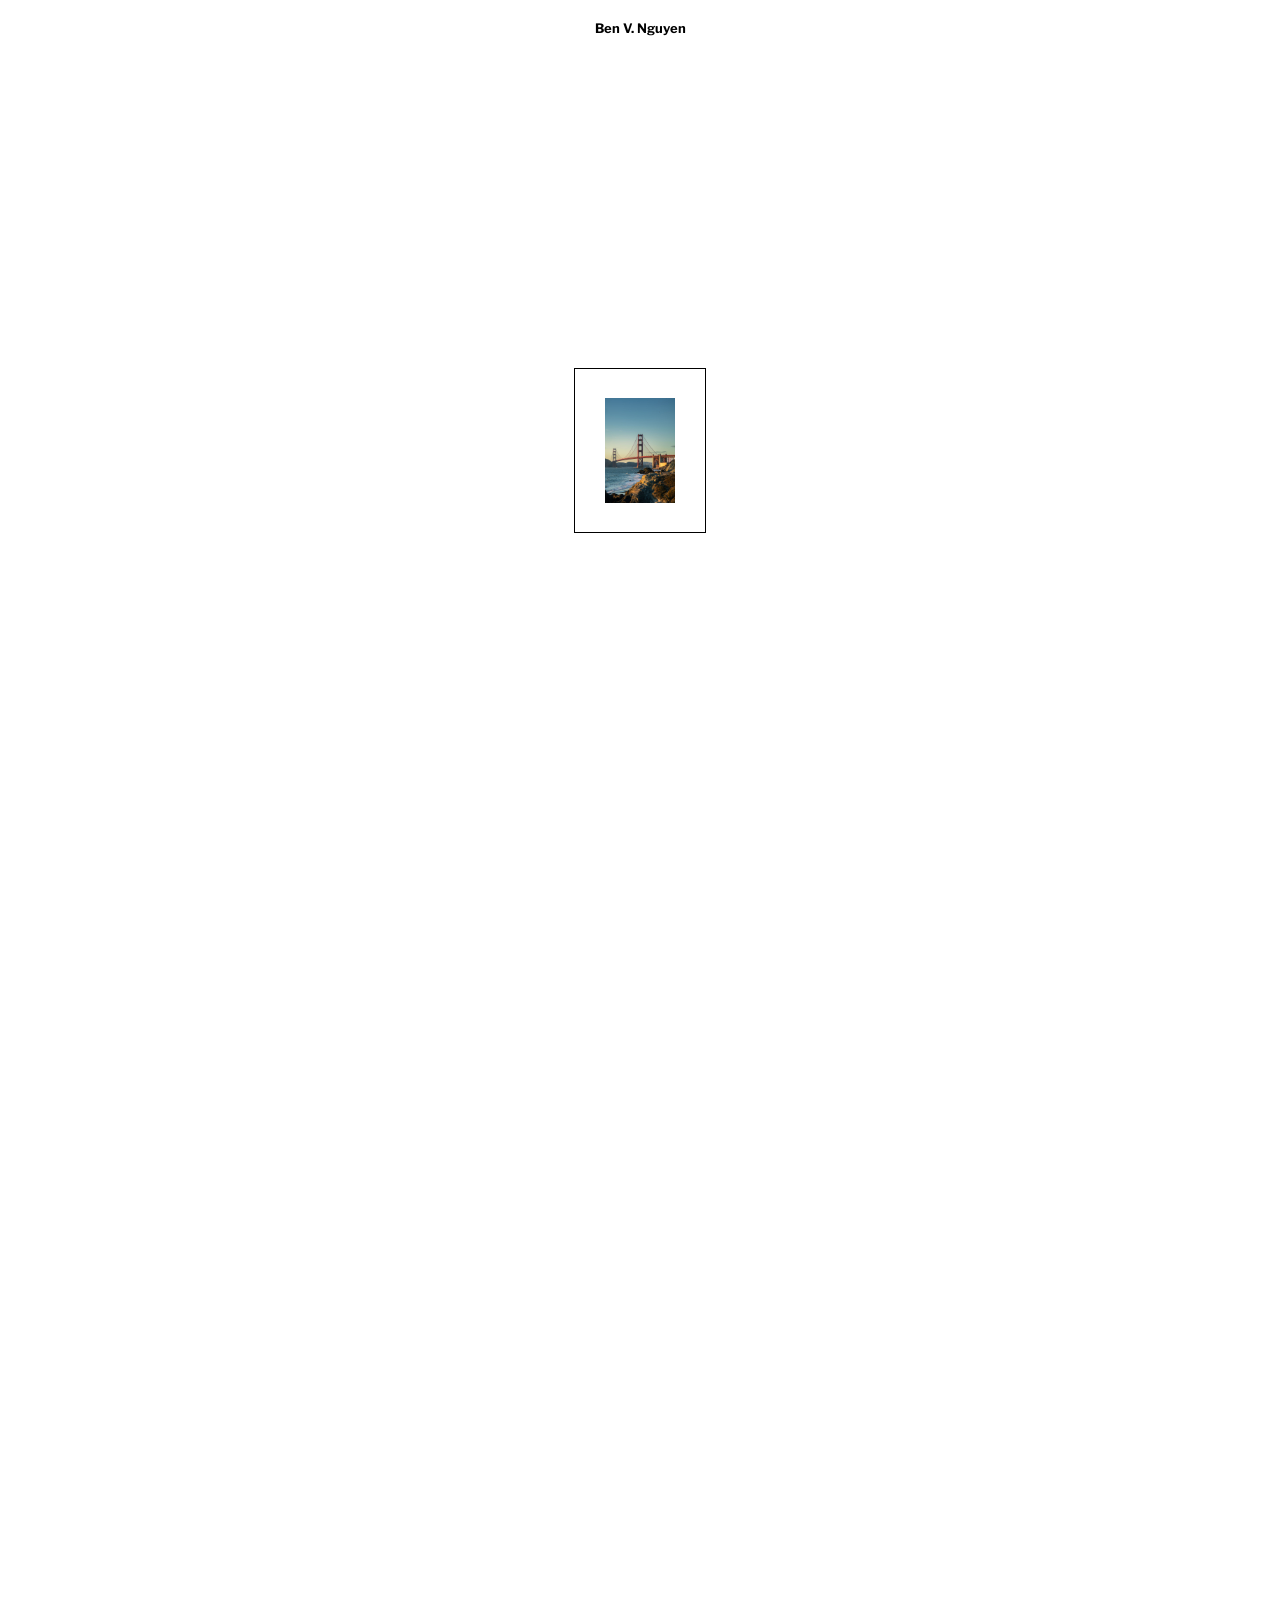
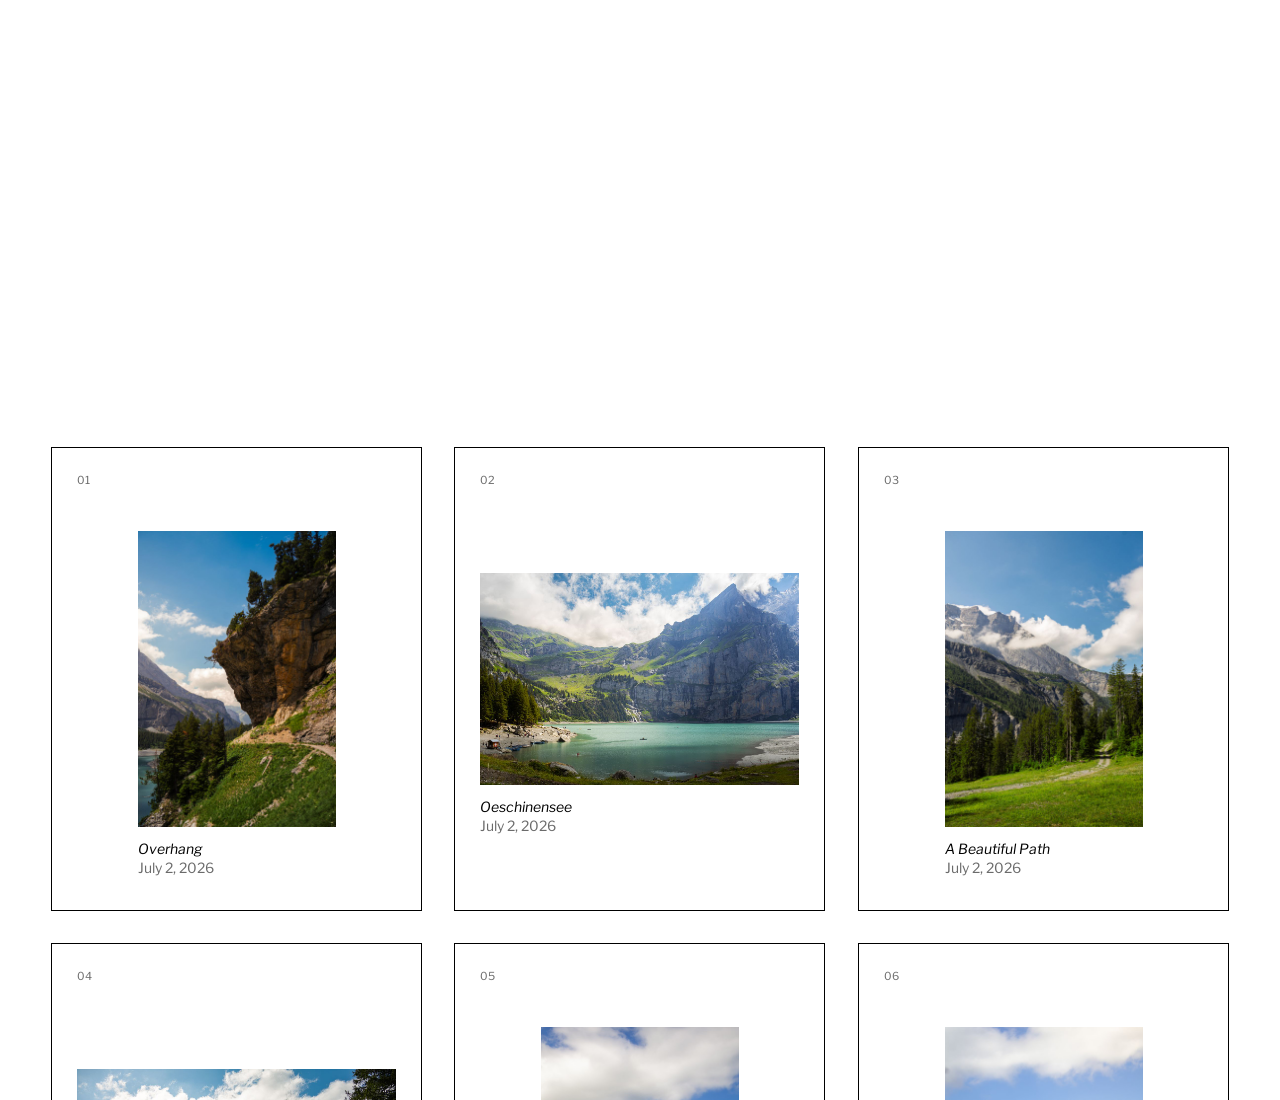
<file: index.html>
<!doctype html>
<html lang="en">
<head>
  <meta charset="utf-8">
  <meta name="viewport" content="width=device-width, initial-scale=1">
  <meta name="color-scheme" content="only light">
  <title>Ben V. Nguyen — Photographs</title>
  <meta name="description" content="Photographs by Ben V. Nguyen.">
  <link rel="preconnect" href="https://fonts.googleapis.com">
  <link rel="preconnect" href="https://fonts.gstatic.com" crossorigin>
  <link rel="stylesheet" href="https://fonts.googleapis.com/css2?family=Libre+Franklin:ital,wght@0,400;0,500;0,700;0,800;1,400&display=swap">
  <link rel="stylesheet" href="css/style.css">
</head>
<body class="page-work">
  <a class="skip" href="#works">Skip to photographs</a>

  <!-- Pinned to the top of the window the whole way down: just the name on
       the opening screen; Work and About fade in as the grid arrives. -->
  <header class="site-header">
    <nav class="site-nav" aria-label="Primary">
      <a class="wordmark" href="index.html">Ben V. Nguyen</a>
      <span class="site-nav__links">
        <a class="site-nav__side" href="index.html" aria-current="page">Work</a>
        <a class="site-nav__side" href="about.html">About</a>
      </span>
    </nav>
  </header>

  <!-- The opening screen.
       data-opening="print": one small print that grows as you scroll.
       data-opening="name":  your name, nothing else.
       To compare without editing, add ?opening=print or ?opening=name
       to the address. -->
  <div class="opening" data-opening="print">
    <h1 class="opening__name">Ben Nguyen</h1>
    <button class="opening__print" type="button" aria-haspopup="dialog" aria-label="View the first photograph"></button>
  </div>
  <div class="runway" aria-hidden="true"></div>

  <!-- The viewing room: one screen tall, sliding up over the opening and
       stopping just below the header; the prints scroll inside it. -->
  <div class="paper" id="works">
    <main class="gallery" id="main" data-gallery aria-label="Photographs">
      <ol class="works" data-works></ol>

      <footer class="site-footer">
        <p>&copy; 2026 Ben V. Nguyen</p>
      </footer>
    </main>
  </div>

  <dialog class="viewer" data-viewer aria-label="Photograph viewer">
    <div class="viewer__bar">
      <p class="viewer__count" data-viewer-count aria-live="polite"></p>
      <button class="text-button" type="button" data-viewer-close>Close</button>
    </div>

    <div class="viewer__stage" data-viewer-stage></div>

    <div class="viewer__foot">
      <div class="label" data-viewer-label></div>
      <div class="viewer__nav">
        <button class="text-button" type="button" data-viewer-prev>Previous</button>
        <button class="text-button" type="button" data-viewer-next>Next</button>
      </div>
    </div>
  </dialog>

  <script src="js/photos.js"></script>
  <script src="js/gallery.js"></script>
</body>
</html>
</file>
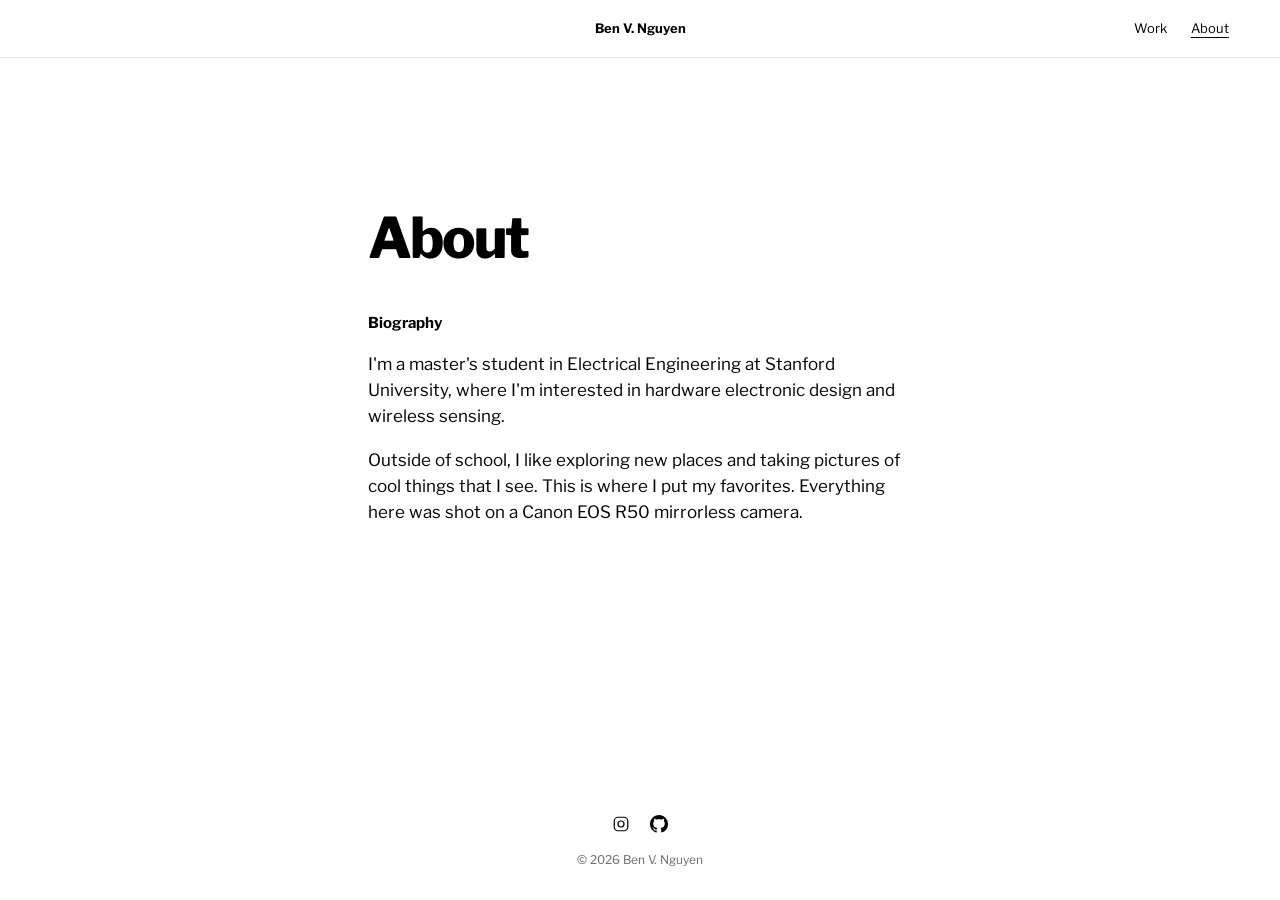
<file: about.html>
<!doctype html>
<html lang="en">
<head>
  <meta charset="utf-8">
  <meta name="viewport" content="width=device-width, initial-scale=1">
  <meta name="color-scheme" content="only light">
  <title>Ben V. Nguyen — About</title>
  <meta name="description" content="About Ben V. Nguyen, photographer.">
  <link rel="preconnect" href="https://fonts.googleapis.com">
  <link rel="preconnect" href="https://fonts.gstatic.com" crossorigin>
  <link rel="stylesheet" href="https://fonts.googleapis.com/css2?family=Libre+Franklin:ital,wght@0,400;0,500;0,700;0,800;1,400&display=swap">
  <link rel="stylesheet" href="css/style.css">
</head>
<body class="page-about">
  <a class="skip" href="#main">Skip to content</a>

  <header class="site-header">
    <nav class="site-nav" aria-label="Primary">
      <a class="wordmark" href="index.html">Ben V. Nguyen</a>
      <span class="site-nav__links">
        <a class="site-nav__side" href="index.html">Work</a>
        <a class="site-nav__side" href="about.html" aria-current="page">About</a>
      </span>
    </nav>
  </header>

  <main id="main" class="page about">
    <h1 class="about__title">About</h1>

    <section class="about__bio">
      <h2 class="about__label">Biography</h2>
      <div class="prose">
        <p>
          I'm a master's student in Electrical Engineering at Stanford
          University, where I'm interested in hardware electronic design and
          wireless sensing.
        </p>
        <p>
          Outside of school, I like exploring new places and taking pictures of
          cool things that I see. This is where I put my favorites. Everything
          here was shot on a Canon EOS R50 mirrorless camera.
        </p>
      </div>
    </section>
  </main>

  <footer class="site-footer">
    <nav class="social" aria-label="Elsewhere">
      <a href="https://www.instagram.com/bennislennis/" aria-label="Instagram">
        <svg viewBox="0 0 24 24" aria-hidden="true" fill="none" stroke="currentColor" stroke-width="1.6">
          <rect x="3" y="3" width="18" height="18" rx="5"/>
          <circle cx="12" cy="12" r="4"/>
          <circle cx="17.3" cy="6.7" r="0.6" fill="currentColor" stroke="none"/>
        </svg>
      </a>
      <a href="https://github.com/benvnguyen" aria-label="GitHub">
        <svg viewBox="0 0 16 16" aria-hidden="true" fill="currentColor">
          <path d="M8 0C3.58 0 0 3.58 0 8c0 3.54 2.29 6.53 5.47 7.59.4.07.55-.17.55-.38 0-.19-.01-.82-.01-1.49-2.01.37-2.53-.49-2.69-.94-.09-.23-.48-.94-.82-1.13-.28-.15-.68-.52-.01-.53.63-.01 1.08.58 1.23.82.72 1.21 1.87.87 2.33.66.07-.52.28-.87.51-1.07-1.78-.2-3.64-.89-3.64-3.95 0-.87.31-1.59.82-2.15-.08-.2-.36-1.02.08-2.12 0 0 .67-.21 2.2.82.64-.18 1.32-.27 2-.27.68 0 1.36.09 2 .27 1.53-1.04 2.2-.82 2.2-.82.44 1.1.16 1.92.08 2.12.51.56.82 1.27.82 2.15 0 3.07-1.87 3.75-3.65 3.95.29.25.54.73.54 1.48 0 1.07-.01 1.93-.01 2.2 0 .21.15.46.55.38A8.013 8.013 0 0 0 16 8c0-4.42-3.58-8-8-8z"/>
        </svg>
      </a>
    </nav>
    <p>&copy; 2026 Ben V. Nguyen</p>
  </footer>
</body>
</html>
</file>
<file: css/style.css>
/* ==========================================================================
   Tokens
   ========================================================================== */

:root {
  /* "only" stops browsers in dark mode from auto-darkening the page. */
  color-scheme: only light;

  --paper: #ffffff;
  --ink: #000000;
  --ink-2: #6b6b6b;          /* secondary text: dates, meta */
  --rule: #e6e6e6;           /* hairlines */
  --edge: var(--ink);        /* the edge of each print's white sheet */
  --placeholder: #f1f1f1;
  --placeholder-ink: #a3a3a3;

  --font: "Libre Franklin", "Franklin Gothic", "Helvetica Neue", Arial, sans-serif;

  --gutter: clamp(16px, 4vw, 64px);   /* page side margin */
  --max: 1680px;
  --col-gap: clamp(24px, 3vw, 48px);
}

/* ==========================================================================
   Base
   ========================================================================== */

*,
*::before,
*::after {
  box-sizing: border-box;
}

html {
  background: var(--paper);
  -webkit-text-size-adjust: 100%;
  text-size-adjust: 100%;
}

html:has(.viewer[open]) {
  overflow: hidden;
}

body {
  margin: 0;
  background: var(--paper);
  color: var(--ink);
  font-family: var(--font);
  font-size: 1rem;
  line-height: 1.45;
  font-feature-settings: "kern", "liga";
  -webkit-font-smoothing: antialiased;
  -moz-osx-font-smoothing: grayscale;
}

h1, h2, p, ol, ul, figure {
  margin: 0;
}

ol, ul {
  padding: 0;
  list-style: none;
}

img {
  display: block;
}

a {
  color: inherit;
  text-decoration: none;
}

button {
  font: inherit;
  color: inherit;
}

:focus-visible {
  outline: 2px solid var(--ink);
  outline-offset: 3px;
}

.skip {
  position: absolute;
  left: var(--gutter);
  top: -100px;
  padding: 8px 12px;
  background: var(--ink);
  color: var(--paper);
  z-index: 30;
}

.skip:focus {
  top: 12px;
}

/* ==========================================================================
   Header

   A bar of its own, closed off by a hairline: the name in the middle,
   Work and About together on the right. Its contents line up with the
   1440px grid; the hairline runs full width.

   On the Work page the bar is pinned to the top of the window the whole
   way down. Over the opening screen it shows only the name; Work, About
   and the hairline fade in once the grid has slid halfway up
   (.in-room, set by gallery.js).
   ========================================================================== */

:root {
  --bar: 58px;               /* header height */
}

.site-header {
  --inset: max(var(--gutter), calc((100% - 1440px) / 2 + var(--gutter)));
  display: flex;
  align-items: center;
  height: var(--bar);
  padding-inline: var(--inset);
  border-bottom: 1px solid var(--rule);
  background: var(--paper);
  font-size: 0.8125rem;
  line-height: 1;
}

/* minmax(0, 1fr) keeps the two outer columns exactly equal whatever is in
   them (plain 1fr lets a wide one grow), so the name is always centred. */
.site-nav {
  display: grid;
  grid-template-columns: minmax(0, 1fr) auto minmax(0, 1fr);
  align-items: center;
  gap: 24px;
  width: 100%;
}

/* The name sits in the middle column, so it stays centred on the page;
   Work and About share the right-hand column. */
.site-nav .wordmark {
  grid-column: 2;
}

/* If Work and About don't fit beside the name (a narrow phone with large
   system text), About drops under Work rather than pushing into the name. */
.site-nav__links {
  grid-column: 3;
  justify-self: end;
  display: flex;
  flex-wrap: wrap;
  justify-content: flex-end;
  gap: 6px 24px;
}

/* Phones: tighter spacing so Work and About fit their column beside the
   centred name. */
@media (max-width: 599px) {
  .site-nav {
    column-gap: 12px;
  }
  .site-nav__links {
    column-gap: 18px;
  }
}

@media (max-width: 359px) {
  .site-nav__links {
    column-gap: 12px;
  }
}

.wordmark {
  font-weight: 700;
}

.page-work .site-header {
  position: fixed;
  inset: 0 0 auto 0;
  z-index: 20;
  border-bottom-color: transparent;
  transition: border-color 400ms ease;
}

.page-work .site-nav__side {
  opacity: 0;
  pointer-events: none;
  transition: opacity 400ms ease;
}

.page-work.in-room .site-header {
  border-bottom-color: var(--rule);
}

.page-work.in-room .site-nav__side,
.page-work .site-header:focus-within .site-nav__side {
  opacity: 1;
  pointer-events: auto;
}

/* With the name opening, the big name already fills the screen, so the
   header's copy waits for the grid too. */
.page-work[data-opening="name"]:not(.in-room) .site-header:not(:focus-within) .wordmark {
  opacity: 0;
}

.page-work .wordmark {
  transition: opacity 400ms ease;
}

.site-nav a {
  text-underline-offset: 0.3em;
  text-decoration-thickness: 1px;
}

.site-nav a:hover,
.site-nav a[aria-current="page"] {
  text-decoration-line: underline;
}

/* ==========================================================================
   Opening screen

   Pinned to the viewport while the gallery slides up over it, like a sheet
   of paper laid on top. Two modes, set by data-opening on .opening:

   print  One small print alone in the white. The .runway after it adds
          scroll distance: over the first 60% of a screen gallery.js grows
          the print to full size, then it holds there for another 40%,
          caption showing, before the gallery starts to slide up.
   name   The name as a wordmark, fading as you scroll.
   ========================================================================== */

.opening {
  position: sticky;
  top: 0;
  z-index: 0;
  display: grid;
  place-items: center;
  height: 100vh;
  height: 100svh;
  padding-inline: var(--gutter);
}

.opening__name {
  font-size: clamp(3rem, 9vw, 8.5rem);
  font-weight: 800;
  letter-spacing: -0.035em;
  line-height: 1;
  text-align: center;
}

.opening__print {
  display: block;
  width: 132px;              /* gallery.js takes over from here */
  padding: 0;
  border: 0;
  background: none;
  text-align: left;
  cursor: zoom-in;
}

/* --reveal goes 0 to 1 over the end of the growth (set by gallery.js). */
.opening__print .work__caption {
  opacity: var(--reveal, 0);
}

/* Print mode keeps the name for screen readers and search engines only. */
.opening[data-opening="print"] .opening__name {
  position: absolute;
  width: 1px;
  height: 1px;
  overflow: hidden;
  clip-path: inset(50%);
  white-space: nowrap;
}

.opening[data-opening="name"] .opening__print {
  display: none;
}

/* No snap points here: the print grows under free scrolling.
   60% of a screen to grow (GROW in gallery.js) + 40% holding at full size. */
.opening[data-opening="print"] + .runway {
  height: 100vh;
  height: 100svh;
}

@supports (animation-timeline: scroll()) {
  .opening[data-opening="name"] .opening__name {
    animation: recede linear both;
    animation-timeline: scroll(root);
    animation-range: 0 80vh;
  }

  @keyframes recede {
    to { opacity: 0; }
  }
}

/* ==========================================================================
   Gallery

   Each work is a 4:5 white sheet, the same proportion as an exported print.
   The photograph is centred in a box 86% wide and 64% tall, so portraits
   and landscapes come out at the same size they do on paper. The caption
   hangs below the photograph, aligned to its left edge.
   ========================================================================== */

/* The viewing room: one screen tall, sliding up over the pinned opening.
   The header bar sits at its top; below it, .gallery is its own scroll
   area where the browser's native snapping moves one row at a time and
   locks it in the centre, in a single continuous motion.

   .gallery only becomes scrollable (.is-live, set by gallery.js) once the
   room fills the screen, so on the way in, the page itself keeps
   scrolling and the opening is never snapped. */
.paper {
  position: relative;
  z-index: 1;
  display: flex;
  flex-direction: column;
  height: 100vh;
  height: 100svh;
  padding-top: var(--bar);   /* the pinned header covers this strip */
  background: var(--paper);
}

.gallery {
  flex: 1;
  min-height: 0;
  overflow-y: hidden;
  scrollbar-width: none;
}

.gallery::-webkit-scrollbar {
  display: none;
}

/* Snapping switches on with scrolling, so it settles on the row that is
   already showing rather than one it remembered from earlier. */
.gallery.is-live {
  overflow-y: auto;
  scroll-snap-type: y mandatory;
}

/* Flex rather than grid so a short last row (1 or 2 prints) sits centred
   instead of hugging the left edge. --lead (set by gallery.js) is the
   space that lets the first and last rows rest in the centre too. */
.works {
  --cols: 1;
  --gap: clamp(16px, 2.5vw, 40px);
  display: flex;
  flex-wrap: wrap;
  justify-content: center;
  gap: var(--gap);
  max-width: 1440px;
  margin-inline: auto;
  padding: var(--lead, 48px) var(--gutter);
}

/* --sheet-max (set by gallery.js) keeps a print shorter than the room,
   so a row always fits on screen, even on a phone turned sideways. */
.works > li {
  flex: 0 0 calc((100% - (var(--cols) - 1) * var(--gap)) / var(--cols));
  min-width: 0;
  max-width: var(--sheet-max, none);
  scroll-snap-align: center;
}

@media (min-width: 700px)  { .works { --cols: 2; } }
@media (min-width: 1100px) { .works { --cols: 3; } }

.work {
  display: block;
  width: 100%;
  padding: 0;
  border: 0;
  background: none;
  text-align: left;
  cursor: zoom-in;
}

/* A hairline edge makes the white sheet visible on the white page, so every
   print reads as the same size whatever its orientation. */
.work__sheet {
  position: relative;
  display: grid;
  place-items: center;
  aspect-ratio: 4 / 5;
  container-type: inline-size;
  background: var(--paper);
  box-shadow: inset 0 0 0 var(--edge-w, 1px) var(--edge);   /* --edge-w: see the cover on touch screens */
  transition: box-shadow 200ms ease;
}

/* On hover the edge thickens a touch, like pressing on the paper. */
.work:hover .work__sheet {
  box-shadow: inset 0 0 0 2px var(--edge);
}

/* Fit inside 86cqw × 80cqw (80cqw = 64% of the sheet's 125cqw height). */
.work__plate {
  position: relative;
  display: block;
  width: min(86cqw, 80cqw * var(--ratio-n));
}

.work__media {
  display: block;
  width: 100%;
  aspect-ratio: var(--ratio);
}

img.work__media {
  height: auto;
  background: var(--placeholder);   /* visible only while loading */
}

.work__no {
  position: absolute;
  top: 7cqw;
  left: 7cqw;
  font-size: 0.6875rem;
  color: var(--ink-2);
  font-variant-numeric: tabular-nums;
  letter-spacing: 0.02em;
}

.work__caption {
  position: absolute;
  top: 100%;
  left: 0;
  display: block;
  padding-top: 0.9em;
  font-size: 0.875rem;
  line-height: 1.35;
  white-space: nowrap;
}

.work__title {
  display: block;
  font-style: italic;
  text-underline-offset: 0.2em;
  text-decoration-thickness: 1px;
}

.work__date {
  display: block;
  color: var(--ink-2);
}

.work:hover .work__title {
  text-decoration-line: underline;
}

.site-footer {
  padding: clamp(96px, 12vw, 160px) var(--gutter) 32px;
  text-align: center;
  font-size: 0.75rem;
  color: var(--ink-2);
}

/* Inside the room the footer follows the last row's own spacing. */
.gallery .site-footer {
  padding-top: 0;
  scroll-snap-align: end;
}

.site-footer a {
  text-underline-offset: 0.25em;
  text-decoration-thickness: 1px;
}

.site-footer a:hover {
  text-decoration-line: underline;
}

/* Small Instagram and GitHub marks above the footer line. */
.social {
  display: flex;
  justify-content: center;
  gap: 20px;
  margin-bottom: 18px;
}

.social a {
  display: block;
  color: var(--ink);
  transition: color 200ms ease;
}

.social a:hover {
  color: var(--ink-2);
}

.social svg {
  display: block;
  width: 18px;
  height: 18px;
}

/* ==========================================================================
   Placeholder boxes (entries with src: null)
   ========================================================================== */

.placeholder {
  display: flex;
  align-items: flex-end;
  padding: 10px 12px;
  background: var(--placeholder);
  color: var(--placeholder-ink);
  font-size: 0.75rem;
  letter-spacing: 0.01em;
}

/* ==========================================================================
   Wall label (viewer): name / title / date, as in a gallery.
   ========================================================================== */

.label {
  font-size: 1rem;
  line-height: 1.3;
}

.label__artist {
  font-weight: 700;
  margin-bottom: 0.6em;
}

.label__title {
  font-style: italic;
}

/* ==========================================================================
   Viewer (lightbox)
   ========================================================================== */

.viewer {
  width: 100vw;
  height: 100vh;
  height: 100dvh;
  max-width: none;
  max-height: none;
  margin: 0;
  padding: 0;
  border: 0;
  background: var(--paper);
  color: var(--ink);
}

.viewer[open] {
  display: grid;
  grid-template-rows: auto minmax(0, 1fr) auto;
}

.viewer::backdrop {
  background: var(--paper);
}

.viewer__bar,
.viewer__foot {
  display: flex;
  justify-content: space-between;
  gap: 24px;
  padding-inline: var(--gutter);
}

.viewer__bar {
  align-items: baseline;
  padding-block: 20px;
}

.viewer__count {
  font-size: 0.875rem;
  color: var(--ink-2);
  font-variant-numeric: tabular-nums;
}

.viewer__foot {
  align-items: flex-end;
  padding-block: 20px 28px;
}

.viewer__nav {
  display: flex;
  gap: 28px;
}

/* The cover opens on its own: nothing to step through. */
.viewer.is-solo .viewer__nav {
  visibility: hidden;
}

/* The stage is a size container so the photo can be fitted to whichever
   of its width or height runs out first. */
.viewer__stage {
  container-type: size;
  display: grid;
  place-items: center;
  margin-inline: var(--gutter);
  cursor: zoom-out;
}

.viewer__media {
  --fit: min(100cqw, 100cqh * var(--ratio-n));
  width: var(--fit);
  aspect-ratio: var(--ratio);
  cursor: default;
}

img.viewer__media {
  height: auto;
  opacity: 0;
  transition: opacity 240ms ease;
}

img.viewer__media.is-loaded {
  opacity: 1;
}

.text-button {
  padding: 4px 0;
  border: 0;
  background: none;
  font-size: 1rem;
  cursor: pointer;
  text-underline-offset: 0.3em;
  text-decoration-thickness: 1px;
}

.text-button:hover {
  text-decoration-line: underline;
}

@media (max-width: 599px) {
  .viewer__foot {
    flex-direction: column;
    align-items: stretch;
    gap: 20px;
  }
  .viewer__nav {
    justify-content: space-between;
  }
}

/* ==========================================================================
   About

   One narrow centred column, like a printed page: "About", then the
   biography. The page fills the screen so the footer rests at the bottom.
   ========================================================================== */

.page {
  max-width: var(--max);
  margin-inline: auto;
  padding-inline: var(--gutter);
}

.page-about {
  display: flex;
  flex-direction: column;
  min-height: 100vh;
  min-height: 100svh;
}

.about {
  flex: 1;
  width: 100%;
  max-width: calc(34rem + 2 * var(--gutter));
  padding-top: clamp(64px, 12vw, 176px);
}

.about__title {
  font-size: clamp(2.25rem, 4.5vw, 3.5rem);
  font-weight: 800;
  letter-spacing: -0.035em;
  line-height: 0.95;
}

.about__bio {
  margin-top: 48px;
}

.about__label {
  margin-bottom: 16px;
  font-size: 0.9375rem;
  font-weight: 700;
}

.prose p + p {
  margin-top: 1em;
}

.prose {
  font-size: 1.0625rem;
  line-height: 1.55;
}

.prose a {
  text-decoration-line: underline;
  text-underline-offset: 0.25em;
  text-decoration-thickness: 1px;
}

/* ==========================================================================
   Touch screens (phones and tablets; .is-touch is set by gallery.js)

   Desktop is untouched. On a touch screen:
   - the cover grows by being scaled (transform), which the graphics chip
     does without laying the page out again, so it keeps up with a finger;
   - the grid scrolls with the page instead of in its own area, and the
     browser's own snapping, built into the swipe's momentum, settles each
     print in the middle of the screen below the header.
   ========================================================================== */

.is-touch .opening__print {
  will-change: transform;
}

.is-touch .opening__print .work__sheet {
  transition: none;
}

.is-touch .paper {
  height: auto;
}

.is-touch .gallery,
.is-touch .gallery.is-live {
  flex: none;
  overflow: visible;
  scroll-snap-type: none;
}

html.is-touch {
  scroll-snap-type: y proximity;
  scroll-padding-top: var(--bar);   /* centre prints in the space below the header */
}

/* ==========================================================================
   Motion
   ========================================================================== */

@media (prefers-reduced-motion: reduce) {
  .work__sheet,
  img.viewer__media,
  .page-work .site-header,
  .page-work .site-nav__side,
  .page-work .wordmark {
    transition: none;
  }
  .opening[data-opening] .opening__name {
    animation: none;
  }
  .opening[data-opening="print"] + .runway {
    height: 0;
  }
}
</file>
